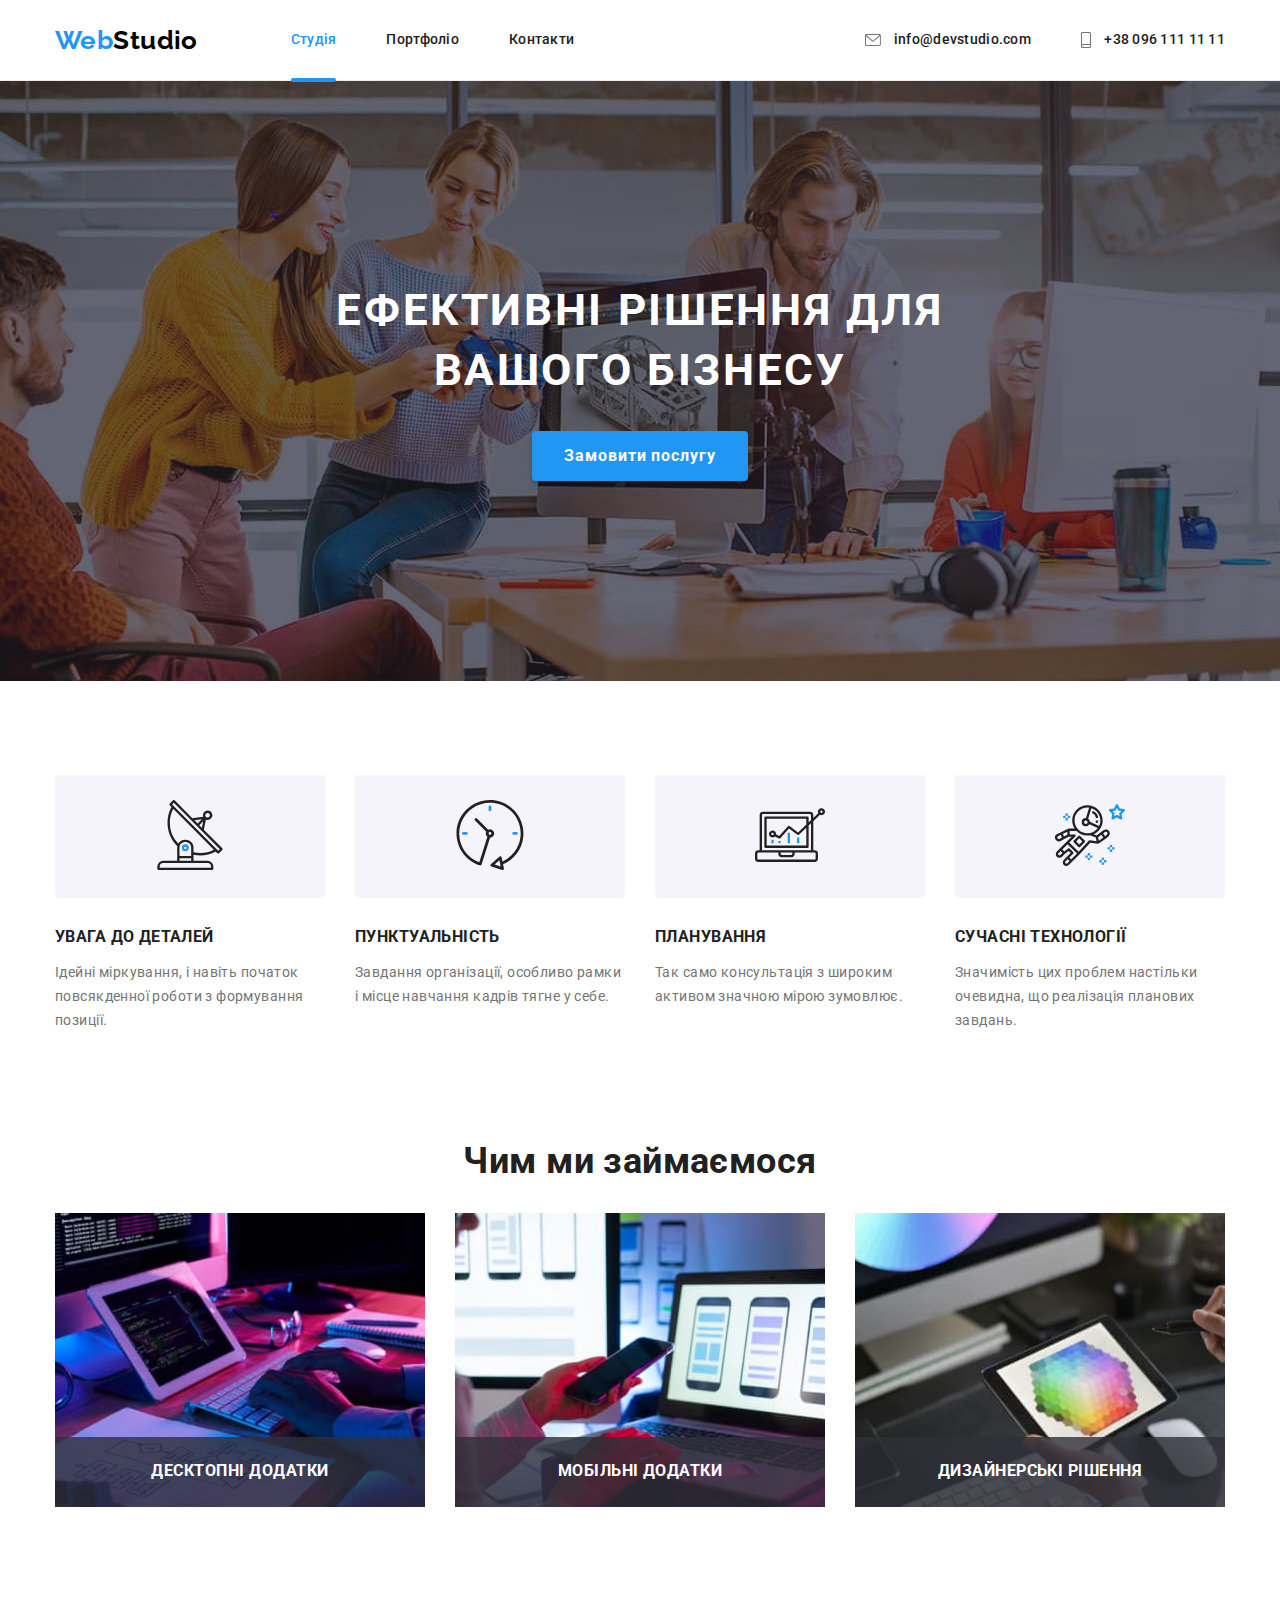
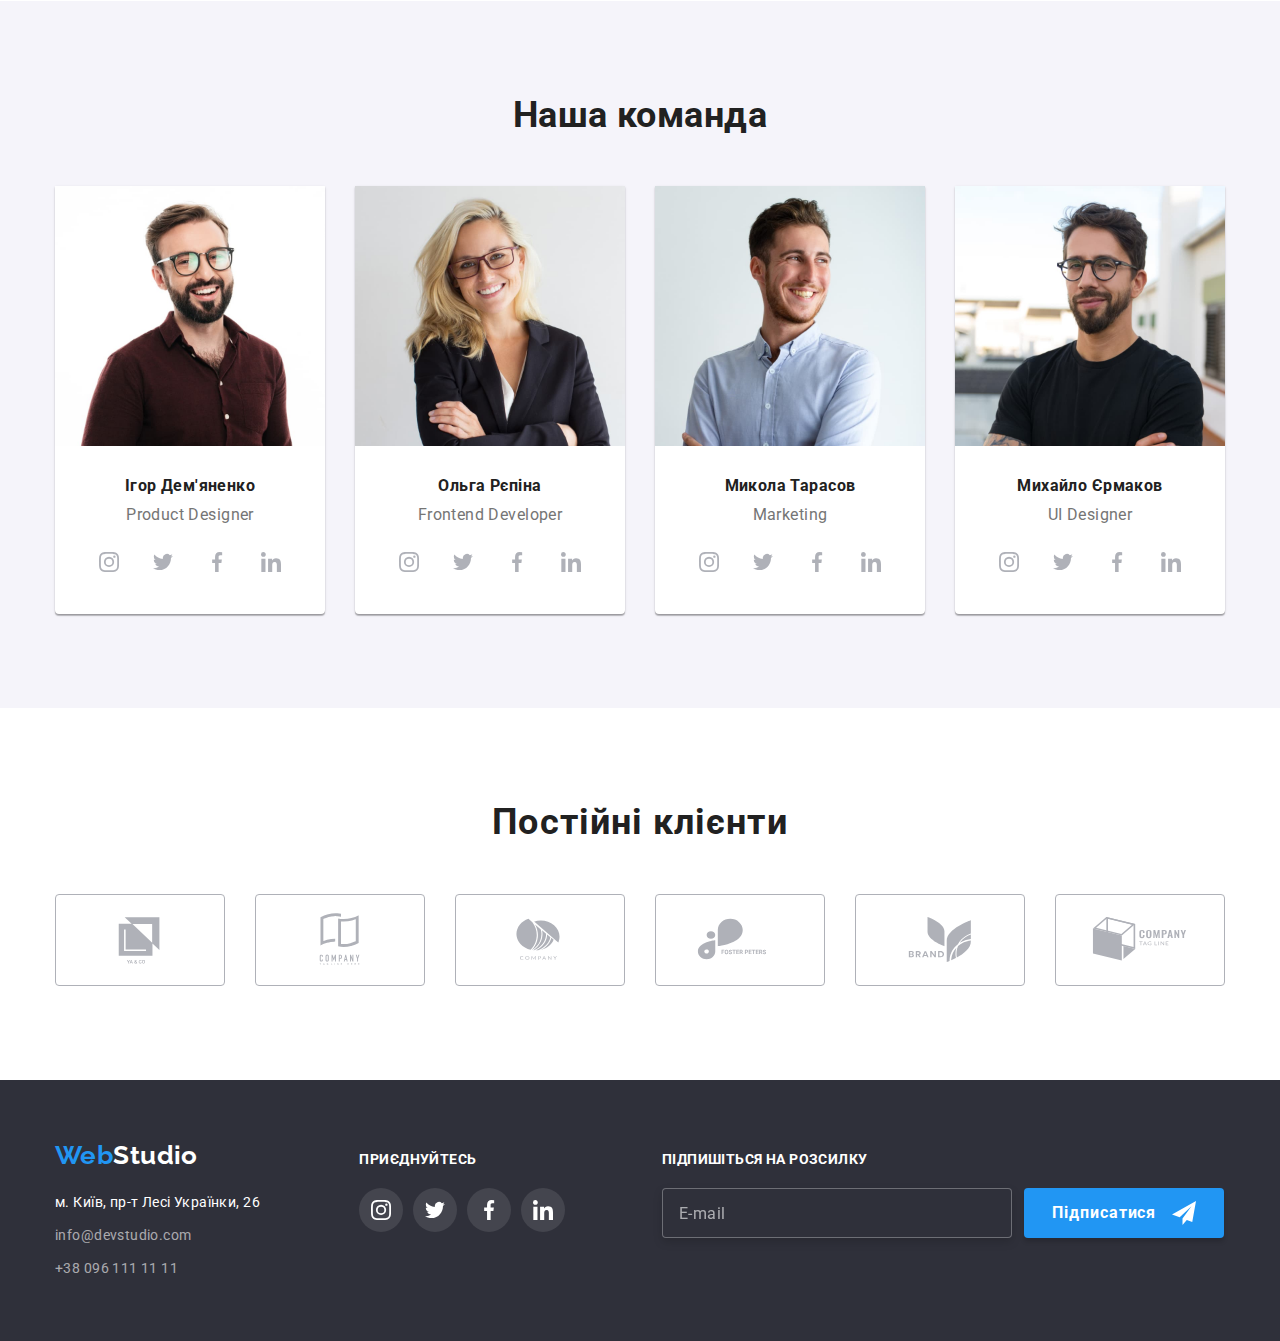
<file: index.html>
<!DOCTYPE html>
<html lang="uk">
	<head>
		<meta charset="UTF-8" />
		<meta http-equiv="X-UA-Compatible" content="IE=edge" />
		<meta name="viewport" content="width=device-width, initial-scale=1.0" />
		<link rel="preconnect" href="https://fonts.googleapis.com" />
		<link rel="preconnect" href="https://fonts.gstatic.com" crossorigin />
		<title>WebStudio</title>
		<link
			href="https://fonts.googleapis.com/css2?family=Raleway:wght@700&family=Roboto:wght@400;500;700;900&display=swap"
			rel="stylesheet"
		/>
		<link
			rel="stylesheet"
			href="https://cdnjs.cloudflare.com/ajax/libs/modern-normalize/1.1.0/modern-normalize.min.css"
		/>
		<link rel="stylesheet" href="./css/main.min.css" />
	</head>

	<body>
		<!-- header -->
		<header class="header">
			<div class="container header__box">
				<a class="logo" href="./index.html">Web<span class="logo__black">Studio</span></a>
				<nav>
					<ul class="navigation">
						<li class="navigation__item">
							<a class="navigation__link navigation__link--active" href="./index.html">Студія</a>
						</li>
						<li class="navigation__item"><a class="navigation__link" href="./portfolio.html">Портфоліо</a></li>
						<li class="navigation__item"><a class="navigation__link" href="">Контакти</a></li>
					</ul>
				</nav>
				<ul class="contact">
					<li class="contact__item">
						<a class="contact__link" href="mailto:info@devstudio.com">
							<svg class="contact__mail" width="16" height="12">
								<use href="./images/icons.svg#icon-envelope"></use>
							</svg>
							info@devstudio.com
						</a>
					</li>
					<li class="contact__item">
						<a class="contact__link" href="tel:+380961111111">
							<svg class="contact__tel" width="10" height="16">
								<use href="./images/icons.svg#icon-smartphone"></use>
							</svg>
							+38 096 111 11 11
						</a>
					</li>
				</ul>
			</div>
		</header>
		<!-- content -->
		<main>
			<!-- hero -->
			<div class="hero overlay">
				<h1 class="hero__title">
					Ефективні рішення для
					<br />
					вашого бізнесу
				</h1>
				<button class="hero__button" type="button" data-modal-open>Замовити послугу</button>
			</div>
			<!-- values -->
			<section class="values">
				<div class="container">
					<!-- hidden title -->
					<h2 class="visually-hidden">Наші цінності</h2>
					<ul class="values-menu">
						<li class="values-menu__item">
							<div class="values-menu__box">
								<svg width="70" height="70">
									<use href="./images/icons.svg#icon-antenna"></use>
								</svg>
							</div>
							<h3 class="values-menu__title">УВАГА ДО ДЕТАЛЕЙ</h3>
							<p class="values-menu__text">Ідейні міркування, і навіть початок повсякденної роботи з формування позиції.</p>
						</li>
						<li class="values-menu__item">
							<div class="values-menu__box">
								<svg width="70" height="70">
									<use href="./images/icons.svg#icon-clock"></use>
								</svg>
							</div>
							<h3 class="values-menu__title">ПУНКТУАЛЬНІСТЬ</h3>
							<p class="values-menu__text">Завдання організації, особливо рамки і місце навчання кадрів тягне у себе.</p>
						</li>
						<li class="values-menu__item">
							<div class="values-menu__box">
								<svg width="70" height="70">
									<use href="./images/icons.svg#icon-diagram"></use>
								</svg>
							</div>
							<h3 class="values-menu__title">ПЛАНУВАННЯ</h3>
							<p class="values-menu__text">Так само консультація з широким активом значною мірою зумовлює.</p>
						</li>
						<li class="values-menu__item">
							<div class="values-menu__box">
								<svg width="70" height="70">
									<use href="./images/icons.svg#icon-astronaut"></use>
								</svg>
							</div>
							<h3 class="values-menu__title">СУЧАСНІ ТЕХНОЛОГІЇ</h3>
							<p class="values-menu__text">Значимість цих проблем настільки очевидна, що реалізація планових завдань.</p>
						</li>
					</ul>
				</div>
			</section>
			<!-- development -->
			<section class="development">
				<div class="container">
					<h2 class="development__title">Чим ми займаємося</h2>
					<ul class="development-menu">
						<li class="development-menu__item">
							<div class="development-menu__thumb">
								<img src="./images/img1.jpg" alt="Робота з клавіатурою" width="370" height="294" />
								<div class="development-menu__box">
									<h3 class="development-menu__description">Десктопні додатки</h3>
								</div>
							</div>
						</li>
						<li class="development-menu__item">
							<div class="development-menu__thumb">
								<img src="./images/img2.jpg" alt="Робота з телефоном" width="370" height="294" />
								<div class="development-menu__box">
									<h3 class="development-menu__description">Мобільні додатки</h3>
								</div>
							</div>
						</li>
						<li class="development-menu__item">
							<div class="development-menu__thumb">
								<img src="./images/img3.jpg" alt="Робота з планшетом" width="370" height="294" />
								<div class="development-menu__box">
									<h3 class="development-menu__description">Дизайнерські рішення</h3>
								</div>
							</div>
						</li>
					</ul>
				</div>
			</section>
			<!-- team -->
			<section class="team">
				<div class="container">
					<h2 class="team__title">Наша команда</h2>
					<ul class="team-list">
						<li class="team-list__item">
							<img src="./images/photo1.jpg" alt="Ігор Дем'яненко" width="270" height="260" />
							<h3 class="team-list__title">Ігор Дем'яненко</h3>
							<p class="team-list__text" lang="en">Product Designer</p>
							<ul class="social-list">
								<li class="social-list__item">
									<a href="" class="social-list__link">
										<svg class="social-list__icon social-list__instagram" width="20" height="20">
											<use href="./images/icons.svg#icon-instagram"></use>
										</svg>
									</a>
								</li>
								<li class="social-list__item">
									<a href="" class="social-list__link">
										<svg class="social-list__icon social-list__twitter" width="20" height="20">
											<use href="./images/icons.svg#icon-twitter"></use>
										</svg>
									</a>
								</li>
								<li class="social-list__item">
									<a href="" class="social-list__link">
										<svg class="social-list__icon social-list__facebook" width="20" height="20">
											<use href="./images/icons.svg#icon-facebook"></use>
										</svg>
									</a>
								</li>
								<li class="social-list__item">
									<a href="" class="social-list__link">
										<svg class="social-list__icon social-list__linkedin" width="20" height="20">
											<use href="./images/icons.svg#icon-linkedin"></use>
										</svg>
									</a>
								</li>
							</ul>
						</li>
						<li class="team-list__item">
							<img src="./images/photo2.jpg" alt="Ольга Рєпіна" width="270" height="260" />
							<h3 class="team-list__title">Ольга Рєпіна</h3>
							<p class="team-list__text" lang="en">Frontend Developer</p>
							<ul class="social-list">
								<li class="social-list__item">
									<a href="" class="social-list__link">
										<svg class="social-list__icon social-list__instagram" width="20" height="20">
											<use href="./images/icons.svg#icon-instagram"></use>
										</svg>
									</a>
								</li>
								<li class="social-list__item">
									<a href="" class="social-list__link">
										<svg class="social-list__icon social-list__twitter" width="20" height="20">
											<use href="./images/icons.svg#icon-twitter"></use>
										</svg>
									</a>
								</li>
								<li class="social-list__item">
									<a href="" class="social-list__link">
										<svg class="social-list__icon social-list__facebook" width="20" height="20">
											<use href="./images/icons.svg#icon-facebook"></use>
										</svg>
									</a>
								</li>
								<li class="social-list__item">
									<a href="" class="social-list__link">
										<svg class="social-list__icon social-list__linkedin" width="20" height="20">
											<use href="./images/icons.svg#icon-linkedin"></use>
										</svg>
									</a>
								</li>
							</ul>
						</li>
						<li class="team-list__item">
							<img src="./images/photo3.jpg" alt="Микола Тарасов" width="270" height="260" />
							<h3 class="team-list__title">Микола Тарасов</h3>
							<p class="team-list__text" lang="en">Marketing</p>
							<ul class="social-list">
								<li class="social-list__item">
									<a href="" class="social-list__link">
										<svg class="social-list__icon social-list__instagram" width="20" height="20">
											<use href="./images/icons.svg#icon-instagram"></use>
										</svg>
									</a>
								</li>
								<li class="social-list__item">
									<a href="" class="social-list__link">
										<svg class="social-list__icon social-list__twitter" width="20" height="20">
											<use href="./images/icons.svg#icon-twitter"></use>
										</svg>
									</a>
								</li>
								<li class="social-list__item">
									<a href="" class="social-list__link">
										<svg class="social-list__icon social-list__facebook" width="20" height="20">
											<use href="./images/icons.svg#icon-facebook"></use>
										</svg>
									</a>
								</li>
								<li class="social-list__item">
									<a href="" class="social-list__link">
										<svg class="social-list__icon social-list__linkedin" width="20" height="20">
											<use href="./images/icons.svg#icon-linkedin"></use>
										</svg>
									</a>
								</li>
							</ul>
						</li>
						<li class="team-list__item">
							<img src="./images/photo4.jpg" alt="Михайло Єрмаков" width="270" height="260" />
							<h3 class="team-list__title">Михайло Єрмаков</h3>
							<p class="team-list__text" lang="en">UI Designer</p>
							<ul class="social-list">
								<li class="social-list__item">
									<a href="" class="social-list__link">
										<svg class="social-list__icon social-list__instagram" width="20" height="20">
											<use href="./images/icons.svg#icon-instagram"></use>
										</svg>
									</a>
								</li>
								<li class="social-list__item">
									<a href="" class="social-list__link">
										<svg class="social-list__icon social-list__twitter" width="20" height="20">
											<use href="./images/icons.svg#icon-twitter"></use>
										</svg>
									</a>
								</li>
								<li class="social-list__item">
									<a href="" class="social-list__link">
										<svg class="social-list__icon social-list__facebook" width="20" height="20">
											<use href="./images/icons.svg#icon-facebook"></use>
										</svg>
									</a>
								</li>
								<li class="social-list__item">
									<a href="" class="social-list__link">
										<svg class="social-list__icon social-list__linkedin" width="20" height="20">
											<use href="./images/icons.svg#icon-linkedin"></use>
										</svg>
									</a>
								</li>
							</ul>
						</li>
					</ul>
				</div>
			</section>
			<!-- customers -->
			<section class="customers">
				<div class="container">
					<h2 class="customers__title">Постійні клієнти</h2>
					<ul class="customers__list">
						<li class="customers__item">
							<a href="" class="customers__link">
								<svg class="customers__icon" width="106" height="60">
									<use href="./images/icons.svg#icon-client1"></use>
								</svg>
							</a>
						</li>
						<li class="customers__item">
							<a href="" class="customers__link">
								<svg class="customers__icon" width="106" height="60">
									<use href="./images/icons.svg#icon-client2"></use>
								</svg>
							</a>
						</li>
						<li class="customers__item">
							<a href="" class="customers__link">
								<svg class="customers__icon" width="106" height="60">
									<use href="./images/icons.svg#icon-client3"></use>
								</svg>
							</a>
						</li>
						<li class="customers__item">
							<a href="" class="customers__link">
								<svg class="customers__icon" width="106" height="60">
									<use href="./images/icons.svg#icon-client4"></use>
								</svg>
							</a>
						</li>
						<li class="customers__item">
							<a href="" class="customers__link">
								<svg class="customers__icon" width="106" height="60">
									<use href="./images/icons.svg#icon-client5"></use>
								</svg>
							</a>
						</li>
						<li class="customers__item">
							<a href="" class="customers__link">
								<svg class="customers__icon" width="106" height="60">
									<use href="./images/icons.svg#icon-client6"></use>
								</svg>
							</a>
						</li>
					</ul>
				</div>
			</section>
		</main>
		<!-- footer -->
		<footer class="footer">
			<div class="container">
				<div class="footer__address">
					<a class="logo" href="./index.html">Web<span class="logo-white">Studio</span></a>
					<address class="address">
						<ul class="address__list">
							<li class="address__item">
								<a
									class="address__home"
									href="https://goo.gl/maps/qLV74tLHhS6dYoQu5"
									target="_blank"
									rel="noopener nofollow noreferrer"
									>м. Київ, пр-т Лесі Українки, 26</a
								>
							</li>
							<li class="address__item"><a class="address__mail" href="mailto:info@devstudio.com">info@devstudio.com</a></li>
							<li class="address__item"><a class="address__tel" href="tel:+380961111111">+38 096 111 11 11</a></li>
						</ul>
					</address>
				</div>
				<div class="footer-social">
					<h3 class="footer-social__title">приєднуйтесь</h3>
					<ul class="footer-social__list">
						<li class="footer-social__item">
							<a href="" class="footer-social__link">
								<svg class="footer-social__icon" width="20" height="20">
									<use href="./images/icons.svg#icon-instagram"></use>
								</svg>
							</a>
						</li>
						<li class="footer-social__item">
							<a href="" class="footer-social__link">
								<svg class="footer-social__icon" width="20" height="20">
									<use href="./images/icons.svg#icon-twitter"></use>
								</svg>
							</a>
						</li>
						<li class="footer-social__item">
							<a href="" class="footer-social__link">
								<svg class="footer-social__icon" width="20" height="20">
									<use href="./images/icons.svg#icon-facebook"></use>
								</svg>
							</a>
						</li>
						<li class="footer-social__item">
							<a href="" class="footer-social__link">
								<svg class="footer-social__icon" width="20" height="20">
									<use href="./images/icons.svg#icon-linkedin"></use>
								</svg>
							</a>
						</li>
					</ul>
				</div>
				<form class="footer-form" name="form" autocomplete="off">
					<h3 class="footer-form__title">Підпишіться на розсилку</h3>
					<div class="footer-form__block">
						<label>
							<input class="footer-form__input" type="email" name="email" placeholder="E-mail" required />
						</label>
						<button class="footer-form__button" type="submit">
							Підписатися
							<svg class="footer-form__icon" width="24" height="24">
								<use href="./images/icons.svg#icon-plane"></use>
							</svg>
						</button>
					</div>
				</form>
			</div>
		</footer>
		<!-- modal -->
		<div class="blackdrop is-hidden" data-modal>
			<div class="modal">
				<botton class="modal__close" data-modal-close>
					<svg width="18" height="18">
						<use href="./images/icons.svg#icon-cross"></use>
					</svg>
				</botton>
				<form class="modal-form" name="modal_form" autocomplete="off">
					<p class="modal-form__title">Залиште свої дані, ми вам передзвонимо</p>
					<label class="modal-form__label"
						>Ім'я
						<span class="modal-form__data">
							<input class="modal-form__input" type="text" name="username" placeholder=" " required />
							<svg class="modal-form__icon" width="18" height="18">
								<use href="./images/icons.svg#icon-person"></use>
							</svg>
						</span>
					</label>
					<label class="modal-form__label"
						>Телефон
						<span class="modal-form__data">
							<input class="modal-form__input" type="tel" name="phone_number" placeholder=" " required />
							<svg class="modal-form__icon" width="18" height="18">
								<use href="./images/icons.svg#icon-phone"></use>
							</svg>
						</span>
					</label>
					<label class="modal-form__label"
						>Пошта
						<span class="modal-form__data">
							<input class="modal-form__input" type="email" name="modal_email" placeholder=" " />
							<svg class="modal-form__icon" width="18" height="18">
								<use href="./images/icons.svg#icon-email"></use>
							</svg>
						</span>
					</label>
					<label class="modal-form__label"
						>Коментар
						<textarea
							class="modal-form__textarea"
							type="text"
							name="feedback"
							rows="7"
							placeholder="Введіть текст"
						></textarea>
					</label>
					<div class="modal-conditions">
						<label class="modal-conditions__text">
							<input class="modal-conditions__checkbox" type="checkbox" name="modal_checkbox" required />
							<span class="modal-conditions__square"></span>
							<svg class="modal-conditions__icon" width="15" height="15">
								<use href="./images/icons.svg#icon-check"></use>
							</svg>
							Погоджуюся з розсилкою та приймаю
						</label>
						<a href="#" class="modal-conditions__link">Умови договору</a>
					</div>
					<button class="modal-conditions__button" type="submit">Відправити</button>
				</form>
			</div>
		</div>
		<script src="./js/modal.js"></script>
	</body>
</html>
</file>
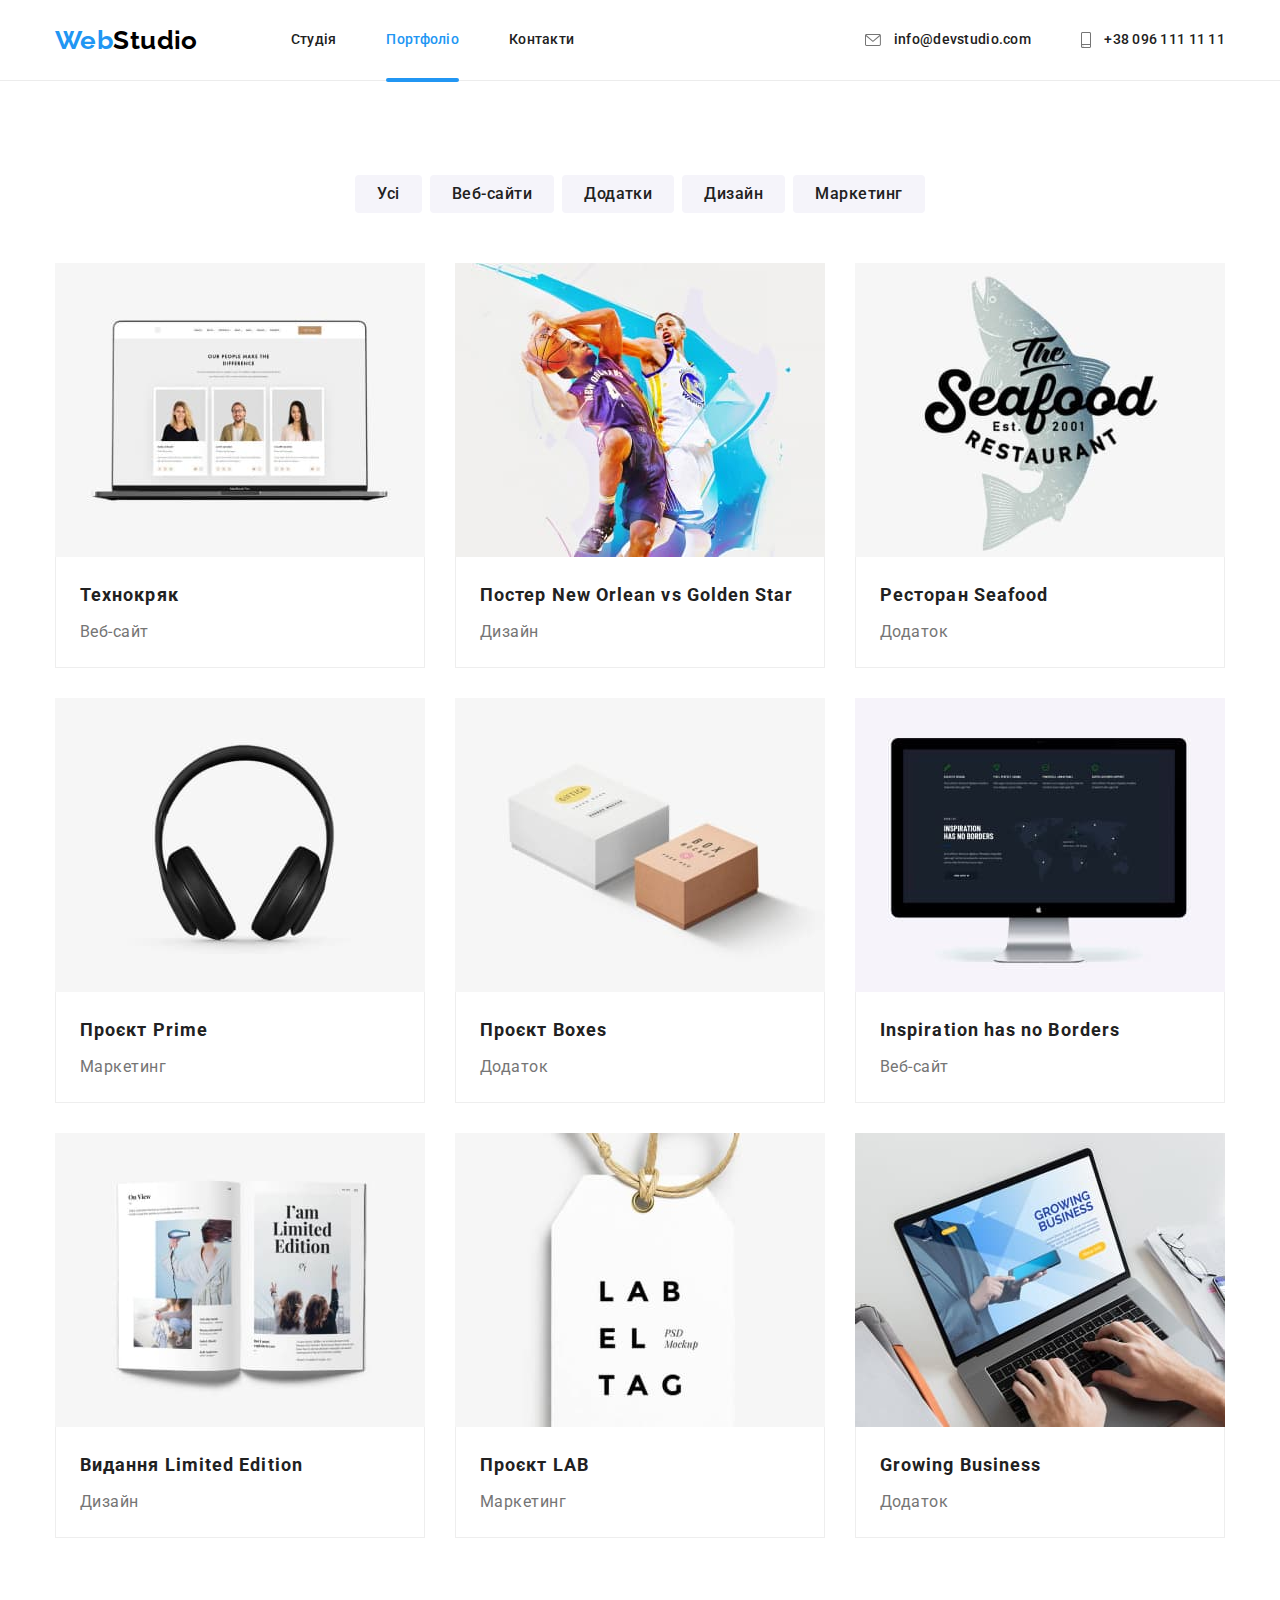
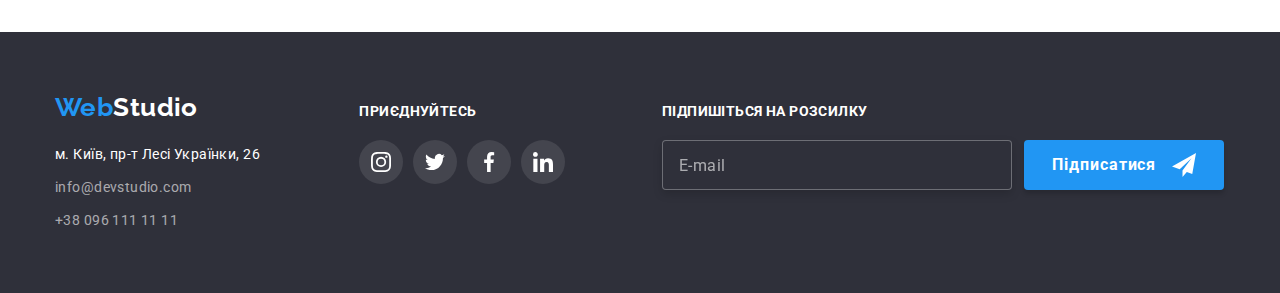
<file: portfolio.html>
<!DOCTYPE html>
<html lang="uk">
	<head>
		<meta charset="UTF-8" />
		<meta http-equiv="X-UA-Compatible" content="IE=edge" />
		<meta name="viewport" content="width=device-width, initial-scale=1.0" />
		<link rel="preconnect" href="https://fonts.googleapis.com" />
		<link rel="preconnect" href="https://fonts.gstatic.com" crossorigin />
		<title>Портфоліо</title>
		<link
			href="https://fonts.googleapis.com/css2?family=Raleway:wght@700&family=Roboto:wght@400;500;700;900&display=swap"
			rel="stylesheet"
		/>
		<link
			rel="stylesheet"
			href="https://cdnjs.cloudflare.com/ajax/libs/modern-normalize/1.1.0/modern-normalize.min.css"
		/>
		<link rel="stylesheet" href="./css/main.min.css" />
	</head>

	<body>
		<!-- header -->
		<header class="header">
			<div class="container header__box">
				<a class="logo" href="./index.html">Web<span class="logo__black">Studio</span></a>
				<nav>
					<ul class="navigation">
						<li class="navigation__item">
							<a class="navigation__link" href="./index.html">Студія</a>
						</li>
						<li class="navigation__item">
							<a class="navigation__link navigation__link--active" href="./portfolio.html">Портфоліо</a>
						</li>
						<li class="navigation__item"><a class="navigation__link" href="">Контакти</a></li>
					</ul>
				</nav>
				<ul class="contact">
					<li class="contact__item">
						<a class="contact__link" href="mailto:info@devstudio.com">
							<svg class="contact__mail" width="16" height="12">
								<use href="./images/icons.svg#icon-envelope"></use>
							</svg>
							info@devstudio.com
						</a>
					</li>
					<li class="contact__item">
						<a class="contact__link" href="tel:+380961111111">
							<svg class="contact__tel" width="10" height="16">
								<use href="./images/icons.svg#icon-smartphone"></use>
							</svg>
							+38 096 111 11 11
						</a>
					</li>
				</ul>
			</div>
		</header>
		<!-- content -->
		<main>
			<section class="projects">
				<div class="container">
					<h1 class="visually-hidden">Наші проекті</h1>
					<!-- filter buttons -->
					<ul class="button-list">
						<li class="button-list__item">
							<button class="button-list__button" type="button">Усі</button>
						</li>
						<li class="button-list__item">
							<button class="button-list__button" type="button">Веб-сайти</button>
						</li>
						<li class="button-list__item">
							<button class="button-list__button" type="button">Додатки</button>
						</li>
						<li class="button-list__item">
							<button class="button-list__button" type="button">Дизайн</button>
						</li>
						<li class="button-list__item">
							<button class="button-list__button" type="button">Маркетинг</button>
						</li>
					</ul>
					<!-- work examples -->
					<ul class="web-list">
						<li class="web-list__item">
							<a class="web-list__card" href="">
								<div class="web-list__image">
									<img src="./images/img1-1.jpg" alt="Технокряк" width="370" height="294" />
									<p class="web-list__description">
										Ресурс пропонує комплексні пропозиції з різним рівнем функціоналу та сервісів. Все це дозволить відвідувачу
										отримати вичерпні відомості про компанію чи приватну особу.
									</p>
								</div>
								<div class="web-list__border">
									<h2 class="web-list__title">Технокряк</h2>
									<p class="web-list__text">Веб-сайт</p>
								</div>
							</a>
						</li>
						<li class="web-list__item">
							<a class="web-list__card" href="">
								<div class="web-list__image">
									<img src="./images/img1-2.jpg" alt="Постер New Orlean vs Golden Star" width="370" height="294" />
									<p class="web-list__description"></p>
								</div>
							</a>
							<div class="web-list__border">
								<h2 class="web-list__title">Постер New Orlean vs Golden Star</h2>
								<p class="web-list__text">Дизайн</p>
							</div>
						</li>
						<li class="web-list__item">
							<a class="web-list__card" href="">
								<div class="web-list__image">
									<img src="./images/img1-3.jpg" alt="Ресторан Seafood" width="370" height="294" />
									<p class="web-list__description"></p>
								</div>
							</a>
							<div class="web-list__border">
								<h2 class="web-list__title">Ресторан Seafood</h2>
								<p class="web-list__text">Додаток</p>
							</div>
						</li>
						<li class="web-list__item">
							<a class="web-list__card" href="">
								<div class="web-list__image">
									<img src="./images/img1-4.jpg" alt="Проєкт Prime" width="370" height="294" />
									<p class="web-list__description"></p>
								</div>
							</a>
							<div class="web-list__border">
								<h2 class="web-list__title">Проєкт Prime</h2>
								<p class="web-list__text">Маркетинг</p>
							</div>
						</li>
						<li class="web-list__item">
							<a class="web-list__card" href="">
								<div class="web-list__image">
									<img src="./images/img1-5.jpg" alt="Проєкт Boxes" width="370" height="294" />
									<p class="web-list__description"></p>
								</div>
							</a>
							<div class="web-list__border">
								<h2 class="web-list__title">Проєкт Boxes</h2>
								<p class="web-list__text" href="">Додаток</p>
							</div>
						</li>
						<li class="web-list__item">
							<a class="web-list__card" href="">
								<div class="web-list__image">
									<img src="./images/img1-6.jpg" alt="Inspiration has no Borders" width="370" height="294" />
									<p class="web-list__description"></p>
								</div>
							</a>
							<div class="web-list__border">
								<h2 class="web-list__title">Inspiration has no Borders</h2>
								<p class="web-list__text" href="">Веб-сайт</p>
							</div>
						</li>
						<li class="web-list__item">
							<a class="web-list__card" href="">
								<div class="web-list__image">
									<img src="./images/img1-7.jpg" alt="Видання Limited Edition" width="370" height="294" />
									<p class="web-list__description"></p>
								</div>
							</a>
							<div class="web-list__border">
								<h2 class="web-list__title">Видання Limited Edition</h2>
								<p class="web-list__text" href="">Дизайн</p>
							</div>
						</li>
						<li class="web-list__item">
							<a class="web-list__card" href="">
								<div class="web-list__image">
									<img src="./images/img1-8.jpg" alt="Проєкт LAB" width="370" height="294" />
									<p class="web-list__description"></p>
								</div>
							</a>
							<div class="web-list__border">
								<h2 class="web-list__title">Проєкт LAB</h2>
								<p class="web-list__text" href="">Маркетинг</p>
							</div>
						</li>
						<li class="web-list__item">
							<a class="web-list__card" href="">
								<div class="web-list__image">
									<img src="./images/img1-9.jpg" alt="Growing Business" width="370" height="294" />
									<p class="web-list__description"></p>
								</div>
							</a>
							<div class="web-list__border">
								<h2 class="web-list__title">Growing Business</h2>
								<p class="web-list__text" href="">Додаток</p>
							</div>
						</li>
					</ul>
				</div>
			</section>
		</main>
		<!-- footer -->
		<footer class="footer">
			<div class="container">
				<div class="footer__address">
					<a class="logo" href="./index.html">Web<span class="logo-white">Studio</span></a>
					<address class="address">
						<ul class="address__list">
							<li class="address__item">
								<a
									class="address__home"
									href="https://goo.gl/maps/qLV74tLHhS6dYoQu5"
									target="_blank"
									rel="noopener nofollow noreferrer"
									>м. Київ, пр-т Лесі Українки, 26</a
								>
							</li>
							<li class="address__item"><a class="address__mail" href="mailto:info@devstudio.com">info@devstudio.com</a></li>
							<li class="address__item"><a class="address__tel" href="tel:+380961111111">+38 096 111 11 11</a></li>
						</ul>
					</address>
				</div>
				<div class="footer-social">
					<h3 class="footer-social__title">приєднуйтесь</h3>
					<ul class="footer-social__list">
						<li class="footer-social__item">
							<a href="" class="footer-social__link">
								<svg class="footer-social__icon" width="20" height="20">
									<use href="./images/icons.svg#icon-instagram"></use>
								</svg>
							</a>
						</li>
						<li class="footer-social__item">
							<a href="" class="footer-social__link">
								<svg class="footer-social__icon" width="20" height="20">
									<use href="./images/icons.svg#icon-twitter"></use>
								</svg>
							</a>
						</li>
						<li class="footer-social__item">
							<a href="" class="footer-social__link">
								<svg class="footer-social__icon" width="20" height="20">
									<use href="./images/icons.svg#icon-facebook"></use>
								</svg>
							</a>
						</li>
						<li class="footer-social__item">
							<a href="" class="footer-social__link">
								<svg class="footer-social__icon" width="20" height="20">
									<use href="./images/icons.svg#icon-linkedin"></use>
								</svg>
							</a>
						</li>
					</ul>
				</div>
				<form class="footer-form" name="form" autocomplete="off">
					<h3 class="footer-form__title">Підпишіться на розсилку</h3>
					<div class="footer-form__block">
						<label>
							<input class="footer-form__input" type="email" name="email" placeholder="E-mail" required />
						</label>
						<button class="footer-form__button" type="submit">
							Підписатися
							<svg class="footer-form__icon" width="24" height="24">
								<use href="./images/icons.svg#icon-plane"></use>
							</svg>
						</button>
					</div>
				</form>
			</div>
		</footer>
	</body>
</html>
</file>
<file: css/main.min.css>
:root{--white-FFFFFF: #ffffff;--black-000000: #000000;--blue-2196F3: #2196f3;--dark-blue-188CE8: #188ce8;--dark-grey-212121: #212121;--light-gray-757575: #757575;--gray-AFB1B8: #afb1b8;--background-F5F4FA: #f5f4fa;--background-2F303A: #2f303a;--border-gray-EEEEEE: #eeeeee}:root{--primary-font: "Roboto", sans-serif;--secondary-font: "Raleway", sans-serif}body{font-family:var(--primary-font),var(--secondary-font);font-style:normal;color:var(--dark-grey-212121);background-color:var(--white-FFFFFF);font-size:14px;letter-spacing:.03em}img{display:block;max-width:100%}ul{list-style-type:none;padding:0;margin:0}button[type=submit],.hero__button{background-color:var(--blue-2196F3);color:var(--white-FFFFFF);-webkit-box-shadow:0px 4px 4px rgba(0,0,0,.15);box-shadow:0px 4px 4px rgba(0,0,0,.15);border-radius:4px;border:rgba(0,0,0,0);font-family:var(--primary-font);font-style:normal;font-weight:700;font-size:16px;line-height:1.88;letter-spacing:.06em;cursor:pointer}.visually-hidden{position:absolute;white-space:nowrap;width:1px;height:1px;overflow:hidden;border:0;padding:0;clip:rect(0 0 0 0);-webkit-clip-path:inset(50%);clip-path:inset(50%);margin:-1px}.container{width:1200px;margin:0 auto;padding:0 15px}.header{border-bottom:1px solid #ececec}.header__box{display:-webkit-box;display:-ms-flexbox;display:flex}.logo{display:-webkit-inline-box;display:-ms-inline-flexbox;display:inline-flex;-webkit-box-align:center;-ms-flex-align:center;align-items:center;font-family:var(--secondary-font);font-weight:700;font-size:26px;line-height:1.19;text-decoration:none;color:var(--blue-2196F3)}.logo__black{color:var(--black-000000)}.navigation{margin-left:93px;display:-webkit-inline-box;display:-ms-inline-flexbox;display:inline-flex;-webkit-box-orient:horizontal;-webkit-box-direction:normal;-ms-flex-direction:row;flex-direction:row;-webkit-box-align:center;-ms-flex-align:center;align-items:center}.navigation__link{display:block;padding:32px 0;font-family:var(--primary-font);font-weight:500;line-height:1.14;letter-spacing:.02em;text-decoration:none;color:var(--dark-grey-212121);-webkit-transition:color 250ms cubic-bezier(0.4, 0, 0.2, 1);transition:color 250ms cubic-bezier(0.4, 0, 0.2, 1)}.navigation__link--active{position:relative;color:var(--blue-2196F3)}.navigation__link--active::after{position:absolute;content:" ";display:block;width:100%;height:4px;border-radius:2px;background-color:var(--blue-2196F3);bottom:-1.6px;left:0}.navigation__link:hover,.navigation__link:focus{color:var(--blue-2196F3)}.navigation__item:not(:first-child){margin-left:50px}.contact{display:-webkit-inline-box;display:-ms-inline-flexbox;display:inline-flex;-webkit-box-orient:horizontal;-webkit-box-direction:normal;-ms-flex-direction:row;flex-direction:row;-webkit-box-align:center;-ms-flex-align:center;align-items:center;color:var(--light-gray-757575);margin-left:auto}.contact__link{display:block;padding:32px 0;font-family:var(--primary-font);font-weight:500;line-height:1.14;letter-spacing:.02em;text-decoration:none;color:var(--dark-grey-212121);-webkit-transition:color 250ms cubic-bezier(0.4, 0, 0.2, 1);transition:color 250ms cubic-bezier(0.4, 0, 0.2, 1)}.contact__link:hover,.contact__link:focus{color:var(--blue-2196F3)}.contact__item:not(:first-child){margin-left:50px}.contact__mail,.contact__tel{margin-right:10px;fill:var(--light-gray-757575);vertical-align:middle;-webkit-transition:fill 250ms cubic-bezier(0.4, 0, 0.2, 1);transition:fill 250ms cubic-bezier(0.4, 0, 0.2, 1)}.contact__link:hover .contact__mail,.contact__link:focus .contact__mail,.contact__link:hover .contact__tel,.contact__link:focus .contact__tel{fill:var(--blue-2196F3)}.hero{background-color:var(--background-2F303A);text-align:center;padding-top:200px;padding-bottom:200px}.hero__title{margin:auto;padding-bottom:30px;width:696px;font-size:44px;line-height:1.36;letter-spacing:.06em;text-transform:uppercase;color:var(--white-FFFFFF)}.hero__button{display:block;margin-right:auto;margin-left:auto;padding:10px 32px;min-width:216px;-webkit-transition:background-color 250ms cubic-bezier(0.4, 0, 0.2, 1);transition:background-color 250ms cubic-bezier(0.4, 0, 0.2, 1)}.hero__button:hover,.hero__botton:focus:focus{background-color:var(--dark-blue-188CE8)}.overlay{margin-left:auto;margin-right:auto;max-width:1600px;height:600px;background-image:-webkit-gradient(linear, left top, right top, from(rgba(47, 48, 58, 0.4)), to(rgba(47, 48, 58, 0.4))),url(../images/banner.jpg);background-image:linear-gradient(to right, rgba(47, 48, 58, 0.4), rgba(47, 48, 58, 0.4)),url(../images/banner.jpg);background-repeat:no-repeat;background-position:center;background-size:cover}.values{margin-top:94px}.values-menu{display:-webkit-box;display:-ms-flexbox;display:flex}.values-menu__item{min-width:270px;margin-right:30px}.values-menu__item:last-child{margin-right:0}.values-menu__box{display:block;margin-bottom:30px;background:var(--background-F5F4FA);border-radius:4px;padding:25px 100px}.values-menu__title{margin-bottom:10px;line-height:1.14;color:var(--dark-grey-212121);text-transform:uppercase;font-weight:700}.values-menu__text{line-height:1.71;color:var(--light-gray-757575);font-weight:400}.development{margin-top:94px}.development__title{margin-top:0 auto 50px auto;min-width:366px;font-size:36px;line-height:1.166;text-align:center;color:var(--dark-grey-212121)}.development-menu{display:-webkit-box;display:-ms-flexbox;display:flex}.development-menu__item{margin-right:30px}.development-menu__item:last-child{margin-right:0}.development-menu__thumb{position:relative}.development-menu__box{position:absolute;bottom:0;left:0;display:-webkit-box;display:-ms-flexbox;display:flex;-webkit-box-pack:center;-ms-flex-pack:center;justify-content:center;-webkit-box-align:center;-ms-flex-align:center;align-items:center;width:370px;height:70px;background-color:rgba(47,48,58,.8)}.development-menu__description{margin:0;line-height:1.14;text-align:center;letter-spacing:.03em;text-transform:uppercase;color:var(--white-FFFFFF)}.team{margin-top:94px;padding-top:94px;padding-bottom:94px;background-color:var(--background-F5F4FA)}.team__title{display:block;margin:0 auto;min-width:264px;font-size:36px;line-height:1.16;text-align:center;color:var(--dark-grey-212121)}.team-list{display:-webkit-box;display:-ms-flexbox;display:flex;margin-top:50px}.team-list__item{margin-right:30px;background-color:var(--white-FFFFFF);-webkit-box-shadow:0px 1px 3px rgba(0,0,0,.12),0px 1px 1px rgba(0,0,0,.14),0px 2px 1px rgba(0,0,0,.2);box-shadow:0px 1px 3px rgba(0,0,0,.12),0px 1px 1px rgba(0,0,0,.14),0px 2px 1px rgba(0,0,0,.2);border-radius:0px 0px 4px 4px}.team-list:last-child{margin-right:0}.team-list__title{display:block;margin:30px auto 10px auto;font-size:16px;line-height:1.188;text-align:center;color:var(--dark-grey-212121)}.team-list__text{display:block;margin:0 auto;font-size:16px;line-height:1.188;text-align:center;color:var(--light-gray-757575)}.social-list{display:-webkit-box;display:-ms-flexbox;display:flex;-webkit-box-pack:justify;-ms-flex-pack:justify;justify-content:space-between;margin-top:16px;margin-right:32px;margin-bottom:30px;margin-left:32px}.social-list__item{margin-right:10px}.social-list__item:last-child{margin-right:0}.social-list__link{display:-webkit-box;display:-ms-flexbox;display:flex;-webkit-box-pack:center;-ms-flex-pack:center;justify-content:center;-webkit-box-align:center;-ms-flex-align:center;align-items:center;padding:12px;width:44px;height:44px;border-radius:50%;background-color:var(--white-FFFFFF);color:var(--gray-AFB1B8);-webkit-transition:background-color 250ms cubic-bezier(0.4, 0, 0.2, 1),color 250ms cubic-bezier(0.4, 0, 0.2, 1);transition:background-color 250ms cubic-bezier(0.4, 0, 0.2, 1),color 250ms cubic-bezier(0.4, 0, 0.2, 1)}.social-list__link:hover,.social-list__link:focus{background-color:var(--blue-2196F3);color:var(--white-FFFFFF)}.social-list__icon{fill:var(--gray-AFB1B8);-webkit-transition:fill 250ms cubic-bezier(0.4, 0, 0.2, 1);transition:fill 250ms cubic-bezier(0.4, 0, 0.2, 1)}.social-list__link:hover .social-list__instagram,.social-list__link:hover .social-list__twitter,.social-list__link:hover .social-list__facebook,.social-list__link:hover .social-list__linkedin,.social-list__link:focus .social-list__instagram,.social-list__link:focus .social-list__twitter,.social-list__link:focus .social-list__facebook,.social-list__link:focus .social-list__linkedin{fill:var(--white-FFFFFF)}.customers{margin-top:94px;margin-bottom:94px}.customers__title{width:298px;margin-top:0;margin-right:auto;margin-left:auto;margin-bottom:50px;font-size:36px;line-height:1.16;text-align:center;letter-spacing:.03em;color:var(--dark-grey-212121)}.customers__list{display:-webkit-box;display:-ms-flexbox;display:flex;-webkit-box-pack:justify;-ms-flex-pack:justify;justify-content:space-between}.customers__link{display:-webkit-box;display:-ms-flexbox;display:flex;-webkit-box-pack:center;-ms-flex-pack:center;justify-content:center;-webkit-box-align:center;-ms-flex-align:center;align-items:center;width:170px;height:92px;border:1px solid var(--gray-AFB1B8);border-radius:4px;-webkit-transition:border 250ms cubic-bezier(0.4, 0, 0.2, 1);transition:border 250ms cubic-bezier(0.4, 0, 0.2, 1)}.customers__link:hover,.customers__link:focus{border:1px solid var(--blue-2196F3)}.customers__item{margin-right:30px}.customers__item:last-child{margin-right:0}.customers__icon{fill:var(--gray-AFB1B8);-webkit-transition:fill 250ms cubic-bezier(0.4, 0, 0.2, 1);transition:fill 250ms cubic-bezier(0.4, 0, 0.2, 1)}.customers__link:hover .customers__icon,.customers__link:focus .customers__icon{fill:var(--blue-2196F3)}.footer{background-color:var(--background-2F303A);padding-top:60px;padding-bottom:60px}.footer__address{display:-webkit-inline-box;display:-ms-inline-flexbox;display:inline-flex;-webkit-box-orient:vertical;-webkit-box-direction:normal;-ms-flex-direction:column;flex-direction:column;margin-right:70px}.logo-white{color:var(--white-FFFFFF)}.address{display:-webkit-inline-box;display:-ms-inline-flexbox;display:inline-flex;margin-top:20px;width:231px}.address__item:not(:last-child){margin-bottom:9px}.address__home{display:block;font-weight:400;line-height:1.71;color:var(--white-FFFFFF);text-decoration:none;font-style:normal;-webkit-transition:color 250ms cubic-bezier(0.4, 0, 0.2, 1);transition:color 250ms cubic-bezier(0.4, 0, 0.2, 1)}.address__mail,.address__tel{display:block;font-weight:400;line-height:1.71;color:rgba(255,255,255,.6);text-decoration:none;font-style:normal;-webkit-transition:color 250ms cubic-bezier(0.4, 0, 0.2, 1);transition:color 250ms cubic-bezier(0.4, 0, 0.2, 1)}.address__home:hover,.address__mail:hover,.address__tel:hover,.address__home:focus,.address__mail:focus,.address__tel:focus{color:var(--blue-2196F3)}.footer-social{display:-webkit-inline-box;display:-ms-inline-flexbox;display:inline-flex;-webkit-box-orient:vertical;-webkit-box-direction:normal;-ms-flex-direction:column;flex-direction:column;margin-right:93px}.footer-social__title{margin-top:0;margin-bottom:20px;font-family:var(--primary-font);font-style:normal;font-weight:700;font-size:14px;line-height:1.14;letter-spacing:.03em;text-transform:uppercase;color:var(--white-FFFFFF);width:116px}.footer-social__list{display:-webkit-box;display:-ms-flexbox;display:flex}.footer-social__link{display:-webkit-box;display:-ms-flexbox;display:flex;-webkit-box-pack:center;-ms-flex-pack:center;justify-content:center;-webkit-box-align:center;-ms-flex-align:center;align-items:center;padding:12px;width:44px;height:44px;border-radius:50%;color:var(--white-FFFFFF);background-color:rgba(255,255,255,.1);-webkit-transition:background-color 250ms cubic-bezier(0.4, 0, 0.2, 1);transition:background-color 250ms cubic-bezier(0.4, 0, 0.2, 1)}.footer-social__link:hover,.footer-social__link:focus{background-color:var(--blue-2196F3)}.footer-social__item:not(:last-child){margin-right:10px}.footer-social__link>.footer-social__icon{fill:var(--white-FFFFFF);-webkit-transition:fill 250ms cubic-bezier(0.4, 0, 0.2, 1);transition:fill 250ms cubic-bezier(0.4, 0, 0.2, 1)}.footer-social__link:hover .footer-social__icon,.footer-social__link:focus .footer-social__icon{fill:var(--white-FFFFFF)}.footer-form{display:-webkit-inline-box;display:-ms-inline-flexbox;display:inline-flex;-webkit-box-orient:vertical;-webkit-box-direction:normal;-ms-flex-direction:column;flex-direction:column}.footer-form__title{margin-top:0;margin-bottom:20px;display:block;font-size:14px;line-height:1.14;text-transform:uppercase;color:var(--white-FFFFFF)}.footer-form__block{display:-webkit-box;display:-ms-flexbox;display:flex}.footer-form__input{padding:15px 0 15px 16px;width:350px;height:50px;background-color:var(--background-2F303A);border:1px solid rgba(255,255,255,.3);-webkit-filter:drop-shadow(0px 4px 4px rgba(0, 0, 0, 0.15));filter:drop-shadow(0px 4px 4px rgba(0, 0, 0, 0.15));border-radius:4px;outline-style:none;font-size:16px;line-height:1.25;-webkit-box-align:center;-ms-flex-align:center;align-items:center;letter-spacing:.03em;color:rgba(255,255,255,.6)}.footer-form__input::-webkit-input-placeholder{font-family:var(--primary-font);font-style:normal;font-weight:400;font-size:16px;line-height:1.25;color:rgba(255,255,255,.6)}.footer-form__input::-moz-placeholder{font-family:var(--primary-font);font-style:normal;font-weight:400;font-size:16px;line-height:1.25;color:rgba(255,255,255,.6)}.footer-form__input:-ms-input-placeholder{font-family:var(--primary-font);font-style:normal;font-weight:400;font-size:16px;line-height:1.25;color:rgba(255,255,255,.6)}.footer-form__input::-ms-input-placeholder{font-family:var(--primary-font);font-style:normal;font-weight:400;font-size:16px;line-height:1.25;color:rgba(255,255,255,.6)}.footer-form__input::placeholder{font-family:var(--primary-font);font-style:normal;font-weight:400;font-size:16px;line-height:1.25;color:rgba(255,255,255,.6)}.footer-form__button{position:relative;margin-left:12px;padding:10px 28px;width:200px;height:50px;display:-webkit-inline-box;display:-ms-inline-flexbox;display:inline-flex;-webkit-box-align:center;-ms-flex-align:center;align-items:center;text-align:center;-webkit-transition:background-color 250ms cubic-bezier(0.4, 0, 0.2, 1);transition:background-color 250ms cubic-bezier(0.4, 0, 0.2, 1)}.footer-form__button:hover,.footer-form__button:focus{background-color:var(--dark-blue-188CE8)}.footer-form__icon{position:absolute;right:28px;fill:var(--white-FFFFFF)}.projects{margin-top:94px;margin-bottom:94px}.button-list{display:-webkit-box;display:-ms-flexbox;display:flex;margin-bottom:50px;-webkit-box-pack:center;-ms-flex-pack:center;justify-content:center}.button-list__item:not(:last-child){margin-right:8px}.button-list__button{padding:6px 22px;font-weight:500;font-size:16px;line-height:1.625;text-align:center;letter-spacing:.03em;color:var(--dark-grey-212121);background-color:var(--background-F5F4FA);-webkit-box-shadow:none;box-shadow:none;border-radius:4px;border:rgba(0,0,0,0);cursor:pointer;-webkit-transition:color 250ms cubic-bezier(0.4, 0, 0.2, 1),background-color 250ms cubic-bezier(0.4, 0, 0.2, 1),-webkit-box-shadow 250ms cubic-bezier(0.4, 0, 0.2, 1);transition:color 250ms cubic-bezier(0.4, 0, 0.2, 1),background-color 250ms cubic-bezier(0.4, 0, 0.2, 1),-webkit-box-shadow 250ms cubic-bezier(0.4, 0, 0.2, 1);transition:color 250ms cubic-bezier(0.4, 0, 0.2, 1),background-color 250ms cubic-bezier(0.4, 0, 0.2, 1),box-shadow 250ms cubic-bezier(0.4, 0, 0.2, 1);transition:color 250ms cubic-bezier(0.4, 0, 0.2, 1),background-color 250ms cubic-bezier(0.4, 0, 0.2, 1),box-shadow 250ms cubic-bezier(0.4, 0, 0.2, 1),-webkit-box-shadow 250ms cubic-bezier(0.4, 0, 0.2, 1)}.button-list__button:hover,.button-list__button:focus{color:var(--white-FFFFFF);background-color:var(--blue-2196F3);-webkit-box-shadow:0px 3px 1px rgba(0,0,0,.1),0px 1px 2px rgba(0,0,0,.08),0px 2px 2px rgba(0,0,0,.12);box-shadow:0px 3px 1px rgba(0,0,0,.1),0px 1px 2px rgba(0,0,0,.08),0px 2px 2px rgba(0,0,0,.12)}.web-list{display:-webkit-box;display:-ms-flexbox;display:flex;-ms-flex-wrap:wrap;flex-wrap:wrap;margin-left:-30px;margin-top:-30px}.web-list__item{-ms-flex-preferred-size:calc(33.3333333333% - 30px);flex-basis:calc(33.3333333333% - 30px);margin-left:30px;margin-top:30px;-webkit-transition:-webkit-box-shadow 250ms cubic-bezier(0.4, 0, 0.2, 1);transition:-webkit-box-shadow 250ms cubic-bezier(0.4, 0, 0.2, 1);transition:box-shadow 250ms cubic-bezier(0.4, 0, 0.2, 1);transition:box-shadow 250ms cubic-bezier(0.4, 0, 0.2, 1), -webkit-box-shadow 250ms cubic-bezier(0.4, 0, 0.2, 1)}.web-list__item:hover,.web-list__item:focus{-webkit-box-shadow:0px 1px 1px rgba(0,0,0,.12),0px 4px 4px rgba(0,0,0,.06),1px 4px 6px rgba(0,0,0,.16);box-shadow:0px 1px 1px rgba(0,0,0,.12),0px 4px 4px rgba(0,0,0,.06),1px 4px 6px rgba(0,0,0,.16);cursor:pointer}.web-list__item:hover .web-list__image::before{-webkit-transform:translateY(0);transform:translateY(0)}.web-list__item:hover .web-list__description{-webkit-transform:translateY(0);transform:translateY(0)}.web-list__border{display:block;padding:20px 24px;border-right:1px solid var(--border-gray-EEEEEE);border-bottom:1px solid var(--border-gray-EEEEEE);border-left:1px solid var(--border-gray-EEEEEE)}.web-list__card{text-decoration:none;border:none}.web-list__image{position:relative;overflow:hidden}.web-list__image::before{content:" ";display:inline-block;position:absolute;width:370px;height:294px;background-color:rgba(33,150,243,.9);-webkit-transform:translateY(100%);transform:translateY(100%);-webkit-transition:-webkit-transform 250ms cubic-bezier(0.4, 0, 0.2, 1);transition:-webkit-transform 250ms cubic-bezier(0.4, 0, 0.2, 1);transition:transform 250ms cubic-bezier(0.4, 0, 0.2, 1);transition:transform 250ms cubic-bezier(0.4, 0, 0.2, 1), -webkit-transform 250ms cubic-bezier(0.4, 0, 0.2, 1)}.web-list__description{display:inline-block;padding:63px 24px;margin:0;position:absolute;top:0;left:0;font-size:18px;line-height:1.56;color:var(--white-FFFFFF);-webkit-transform:translateY(100%);transform:translateY(100%);-webkit-transition:-webkit-transform 250ms cubic-bezier(0.4, 0, 0.2, 1);transition:-webkit-transform 250ms cubic-bezier(0.4, 0, 0.2, 1);transition:transform 250ms cubic-bezier(0.4, 0, 0.2, 1);transition:transform 250ms cubic-bezier(0.4, 0, 0.2, 1), -webkit-transform 250ms cubic-bezier(0.4, 0, 0.2, 1)}.web-list__title{display:block;margin:0 0 4px 0;font-size:18px;line-height:2;letter-spacing:.06em;color:var(--dark-grey-212121)}.web-list__text{display:block;margin:0;font-size:16px;line-height:1.875;letter-spacing:.03em;color:var(--light-gray-757575)}.blackdrop{position:fixed;top:0;left:0;width:100%;height:100%;background-color:rgba(0,0,0,.2)}.blackdrop.is-hidden{opacity:0;pointer-events:none}.modal{position:absolute;top:50%;left:50%;padding:40px;-webkit-transform:translate(-50%, -50%);transform:translate(-50%, -50%);width:528px;height:581px;background:var(--white-FFFFFF);-webkit-box-shadow:0px 1px 3px rgba(0,0,0,.12),0px 1px 1px rgba(0,0,0,.14),0px 2px 1px rgba(0,0,0,.2);box-shadow:0px 1px 3px rgba(0,0,0,.12),0px 1px 1px rgba(0,0,0,.14),0px 2px 1px rgba(0,0,0,.2);border-radius:4px}.modal__close{position:absolute;top:8px;right:8px;display:-webkit-box;display:-ms-flexbox;display:flex;width:30px;height:30px;background:var(--white-FFFFFF);border:1px solid rgba(0,0,0,.1);border-radius:50%;padding:6px 6px;cursor:pointer;color:var(--black-000000);-webkit-transition:fill 250ms cubic-bezier(0.4, 0, 0.2, 1);transition:fill 250ms cubic-bezier(0.4, 0, 0.2, 1)}.modal__close:hover,.modal__close:focus{fill:var(--blue-2196F3)}.modal-form__title{display:block;margin-top:0;margin-bottom:12px;font-weight:700;font-size:20px;line-height:1.15;text-align:center;color:var(--dark-grey-212121)}.modal-form__label{display:-webkit-box;display:-ms-flexbox;display:flex;-webkit-box-orient:vertical;-webkit-box-direction:normal;-ms-flex-direction:column;flex-direction:column;font-family:var(--primary-font);font-style:normal;font-weight:400;font-size:12px;line-height:1.16;letter-spacing:.01em;color:var(--light-gray-757575)}.modal-form__data{position:relative;margin-top:4px;margin-bottom:10px}.modal-form__input{padding-top:11px;padding-bottom:11px;padding-left:42px;width:100%;height:40px;border:1px solid rgba(33,33,33,.2);border-radius:4px;outline-style:none;-webkit-transition:border 250ms cubic-bezier(0.4, 0, 0.2, 1);transition:border 250ms cubic-bezier(0.4, 0, 0.2, 1)}.modal-form__input:hover,.modal-form__input:focus{border:1px solid var(--blue-2196F3)}.modal-form__icon{position:absolute;left:12px;top:50%;-webkit-transform:translateY(-50%);transform:translateY(-50%);fill:var(--dark-grey-212121);-webkit-transition:fill 250ms cubic-bezier(0.4, 0, 0.2, 1);transition:fill 250ms cubic-bezier(0.4, 0, 0.2, 1)}.modal-form__input:hover+.modal-form__icon,.modal-form__input:focus+.modal-form__icon{fill:var(--blue-2196F3)}.modal-form__textarea{margin-top:4px;margin-bottom:20px;padding:12px 16px;resize:none;border:1px solid rgba(33,33,33,.2);border-radius:4px;outline-style:none;-webkit-transition:border 250ms cubic-bezier(0.4, 0, 0.2, 1);transition:border 250ms cubic-bezier(0.4, 0, 0.2, 1)}.modal-form__textarea::-webkit-input-placeholder{font-weight:400;font-size:12px;line-height:1.16;letter-spacing:.01em;color:rgba(117,117,117,.5)}.modal-form__textarea::-moz-placeholder{font-weight:400;font-size:12px;line-height:1.16;letter-spacing:.01em;color:rgba(117,117,117,.5)}.modal-form__textarea:-ms-input-placeholder{font-weight:400;font-size:12px;line-height:1.16;letter-spacing:.01em;color:rgba(117,117,117,.5)}.modal-form__textarea::-ms-input-placeholder{font-weight:400;font-size:12px;line-height:1.16;letter-spacing:.01em;color:rgba(117,117,117,.5)}.modal-form__textarea::placeholder{font-weight:400;font-size:12px;line-height:1.16;letter-spacing:.01em;color:rgba(117,117,117,.5)}.modal-form__textarea:hover,.modal-form__textarea:focus{border:1px solid var(--blue-2196F3)}.modal-conditions{display:-webkit-box;display:-ms-flexbox;display:flex;-webkit-box-pack:start;-ms-flex-pack:start;justify-content:flex-start;-webkit-box-align:center;-ms-flex-align:center;align-items:center;margin-bottom:30px;margin-left:12px;padding:0}.modal-conditions__text{display:-webkit-box;display:-ms-flexbox;display:flex;-webkit-box-align:center;-ms-flex-align:center;align-items:center;font-size:14px;line-height:1.71;letter-spacing:.03em;color:var(--light-gray-757575)}.modal-conditions__square{display:-webkit-box;display:-ms-flexbox;display:flex;position:relative;margin-right:8px;width:15px;height:15px;border:2px solid var(--dark-grey-212121);border-radius:2px}.modal-conditions__checkbox:checked+.modal-conditions__square{background-color:var(--blue-2196F3);border:2px solid var(--blue-2196F3)}.modal-conditions__checkbox{-webkit-appearance:none;-moz-appearance:none;appearance:none;position:absolute}.modal-conditions__icon{position:absolute;fill:var(--white-FFFFFF)}.modal-conditions__link{margin-left:8px;-webkit-text-decoration-line:underline;text-decoration-line:underline;color:var(--blue-2196F3)}.modal-conditions__button{display:-webkit-box;display:-ms-flexbox;display:flex;margin:0 auto;padding:10px 52px;text-align:center;-webkit-transition:background-color 250ms cubic-bezier(0.4, 0, 0.2, 1);transition:background-color 250ms cubic-bezier(0.4, 0, 0.2, 1)}.modal-conditions__button:hover,.modal-conditions__button:focus{background-color:var(--dark-blue-188CE8)}/*# sourceMappingURL=main.min.css.map */
</file>
